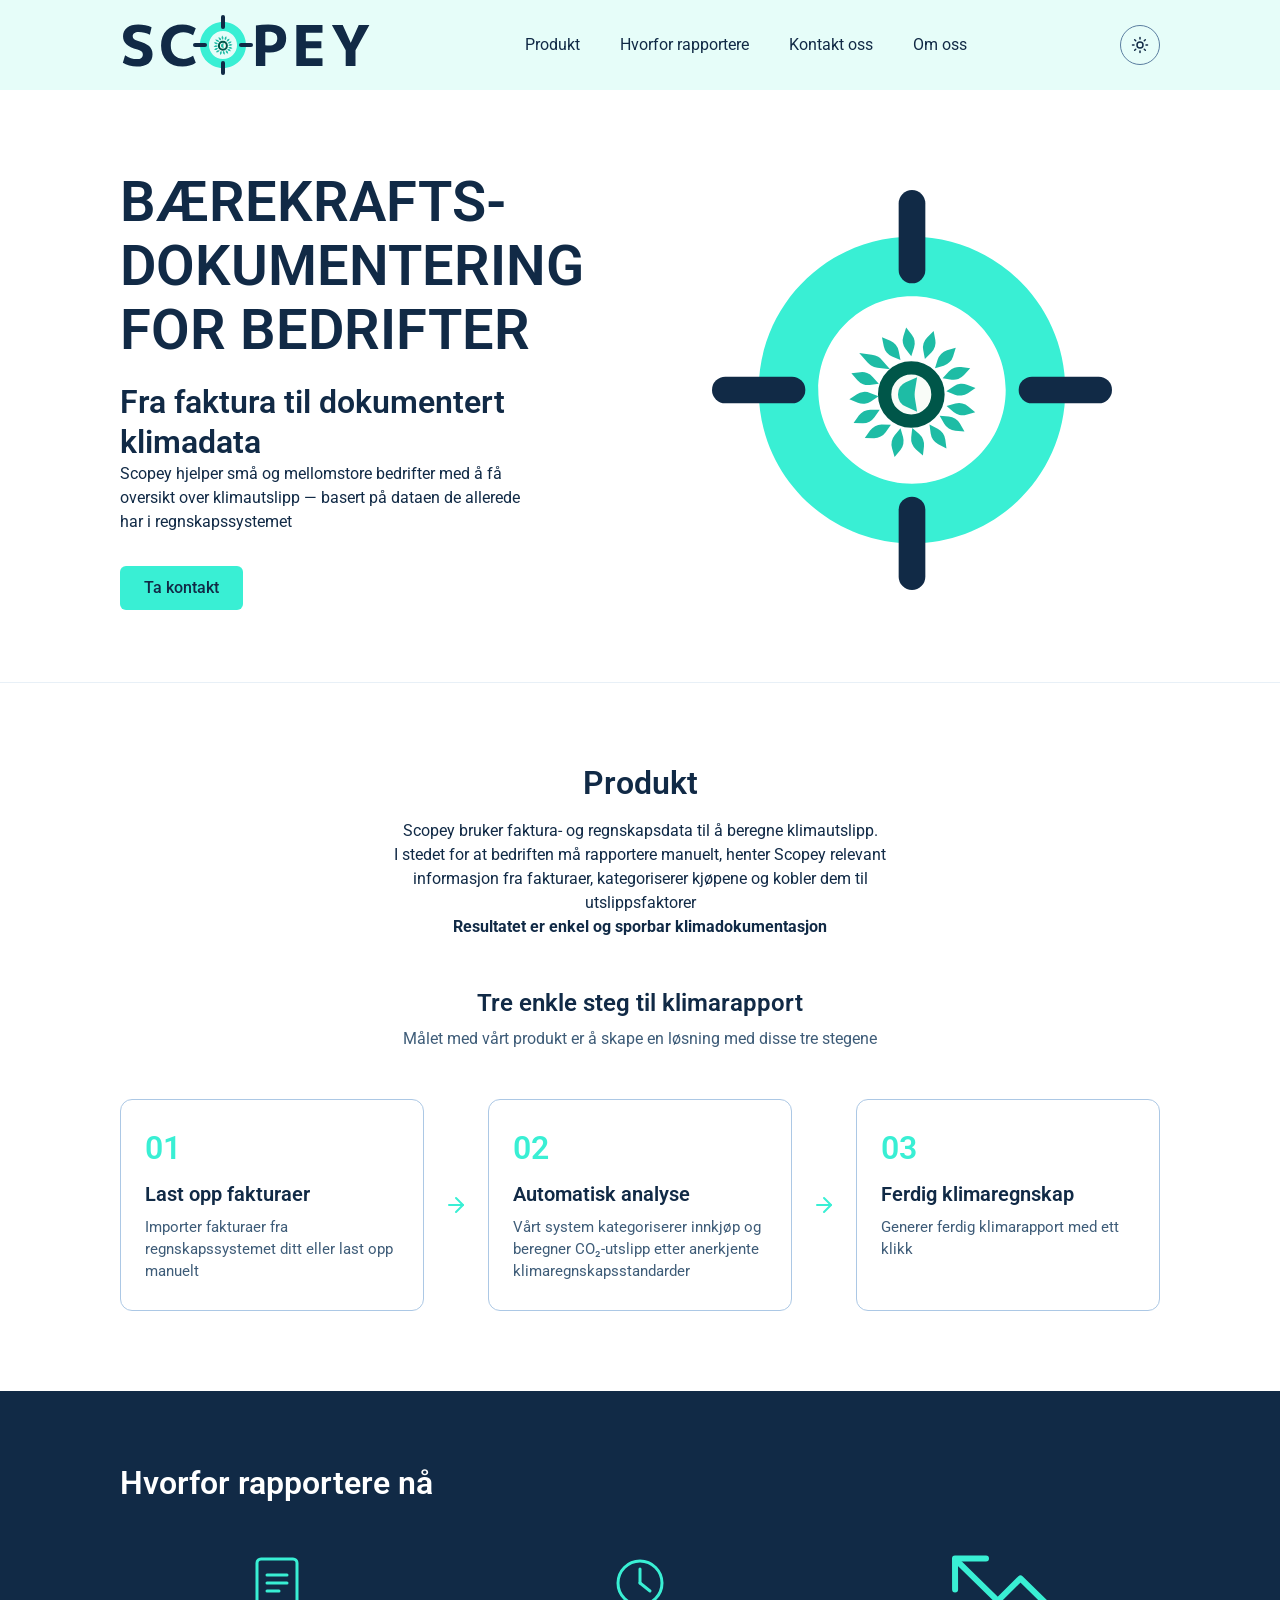
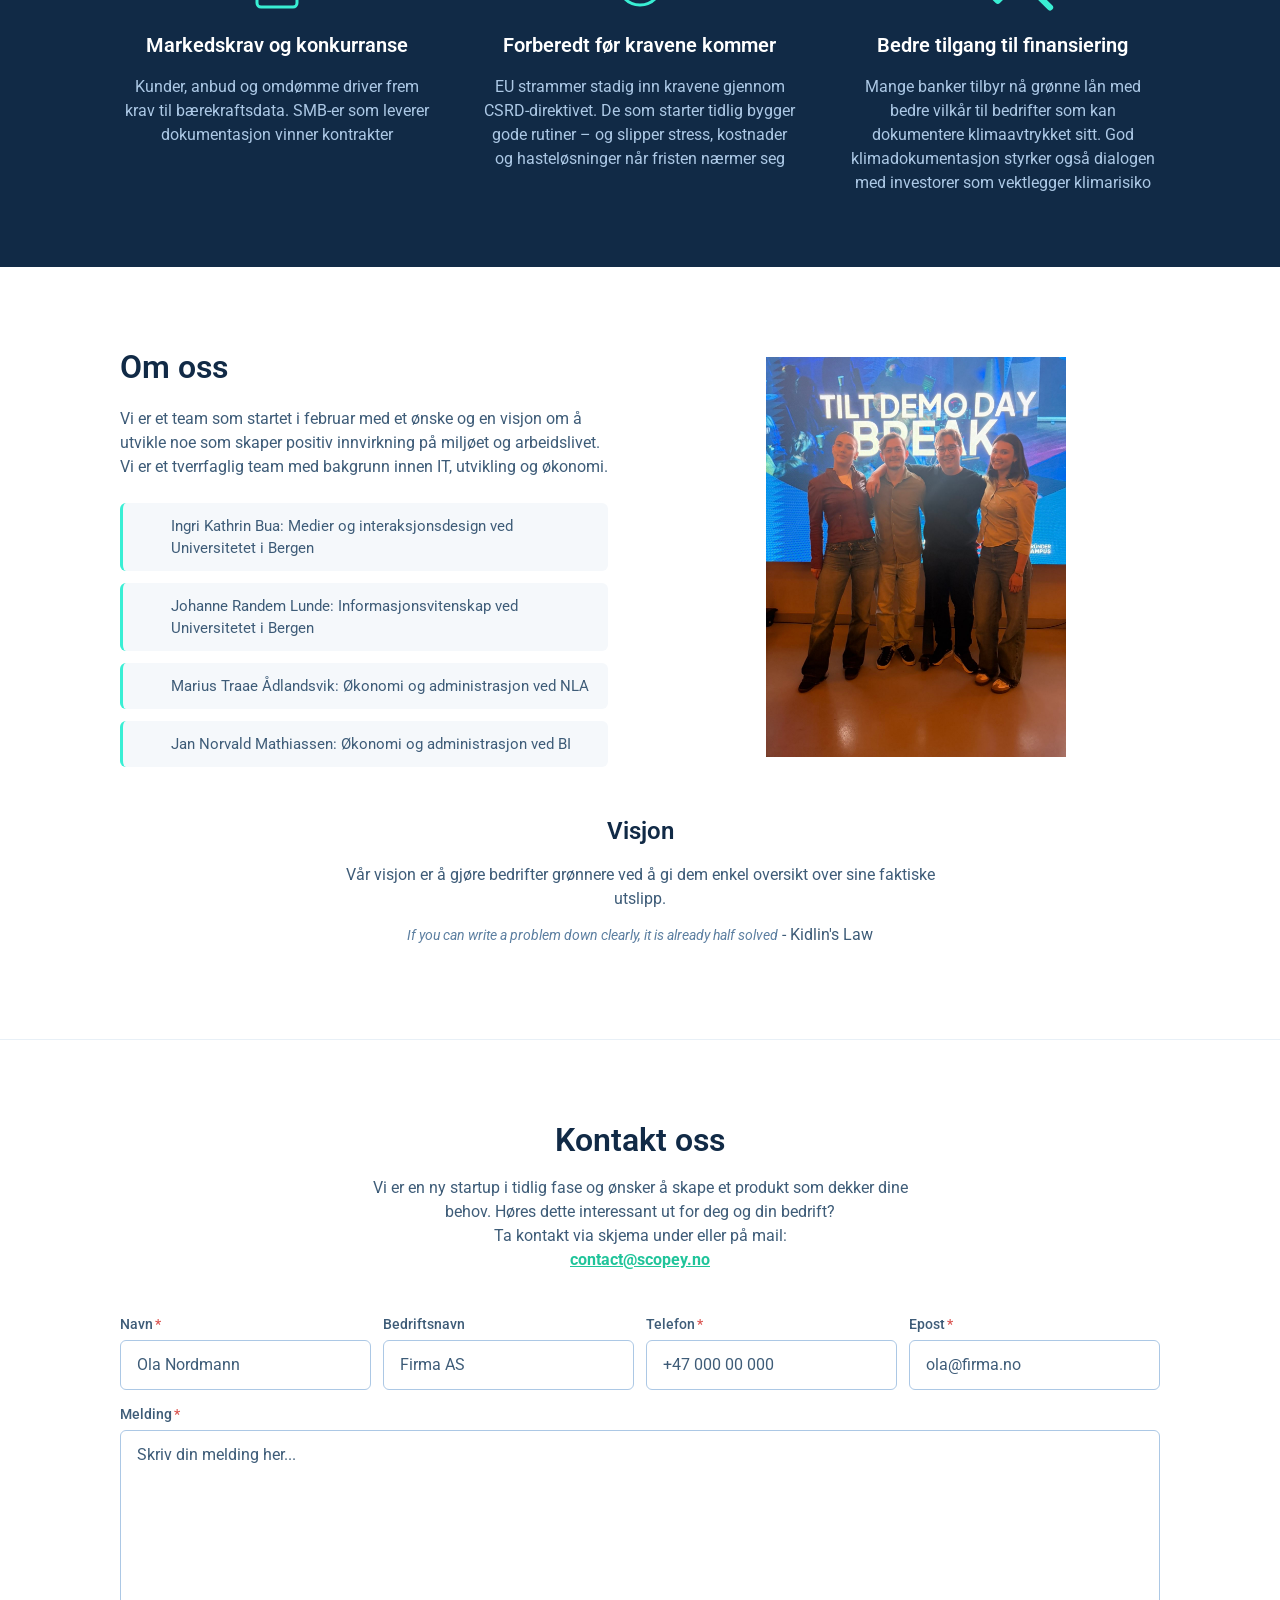
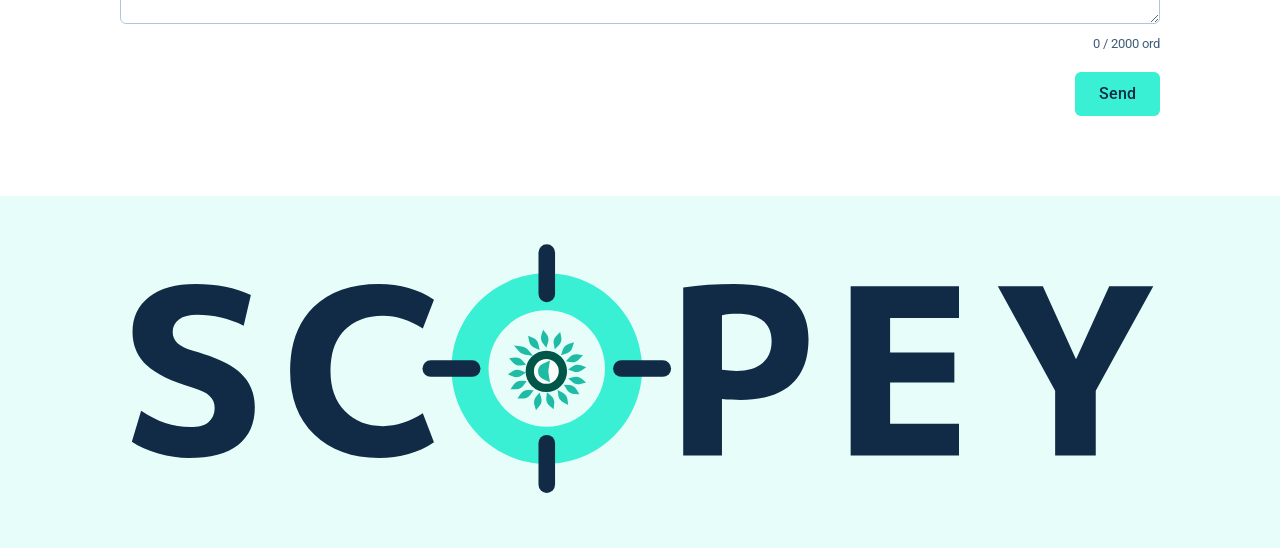
<file: index.html>
<!DOCTYPE html>
<html lang="no">
<head>
  <meta charset="UTF-8" />
  <meta name="viewport" content="width=device-width, initial-scale=1.0" />
  <title>Scopey – Klimadokumentasjon for SMB</title>
  <script>
    (function () {
      try {
        var saved = localStorage.getItem('scopey-theme');
        var theme = saved || (window.matchMedia('(prefers-color-scheme: dark)').matches ? 'dark' : 'light');
        document.documentElement.setAttribute('data-theme', theme);
      } catch (e) {
        // localStorage blokkert (privat modus e.l.) — fall tilbake til lys, ingen krasj.
      }
    })();
  </script>
  <link href="https://fonts.googleapis.com/css2?family=Roboto:wght@400;500;600;700&display=swap" rel="stylesheet" />
  <link rel="stylesheet" href="scopey.css" />
</head>
<body>

  <!-- ═══ NAVBAR ══════════════════════════════════════ -->
  <nav>
    <div class="container nav-inner">
      <a href="#" class="logo">
        <img src="SCOPEY LOGO.svg">
      </a>
      <ul class="nav-links">
        <li><a href="#produkt">Produkt</a></li>
        <li><a href="#why">Hvorfor rapportere</a></li>
        <li><a href="#contact">Kontakt oss</a></li>
        <li><a href="#about">Om oss</a></li>
      </ul>
      <div class="nav-actions">
        <button id="theme-toggle" class="theme-toggle" type="button"
                aria-label="Bytt mellom lys og mørk modus" aria-pressed="false">
          <svg class="icon-sun" width="18" height="18" viewBox="0 0 24 24" fill="none" stroke="currentColor" stroke-width="2" stroke-linecap="round">
            <circle cx="12" cy="12" r="4"/>
            <path d="M12 2v2M12 20v2M4.9 4.9l1.4 1.4M17.7 17.7l1.4 1.4M2 12h2M20 12h2M4.9 19.1l1.4-1.4M17.7 6.3l1.4-1.4"/>
          </svg>
          <svg class="icon-moon" width="18" height="18" viewBox="0 0 24 24" fill="none" stroke="currentColor" stroke-width="2" stroke-linecap="round" stroke-linejoin="round">
            <path d="M21 12.8A9 9 0 1 1 11.2 3a7 7 0 0 0 9.8 9.8Z"/>
          </svg>
        </button>
        <button class="nav-toggle" aria-label="Åpne meny">
          <span></span>
          <span></span>
          <span></span>
        </button>
      </div>
    </div>
  </nav>

  <!-- ═══ HERO ═════════════════════════════════════════ -->
  <section class="hero" id="hero">
    <div class="container">
      <div class="hero-inner">
        <div class="hero-text">
          <h1>BÆREKRAFTS-DOKUMENTERING FOR BEDRIFTER</h1>
          <h2>Fra faktura til dokumentert klimadata</h2>
          <p class="body-text">Scopey hjelper små og mellomstore bedrifter med å få oversikt over klimautslipp — basert på dataen de allerede har i regnskapssystemet</p>
          <a href="#contact" class="btn btn-primary">Ta kontakt</a>
        </div>
        <div class="hero-image">
          <svg xmlns="http://www.w3.org/2000/svg"  viewBox="0 0 60 60" fill="none">
            <path d="M53 30C53 42.7025 42.7025 53 30 53C17.2975 53 7 42.7025 7 30C7 17.2975 17.2975 7 30 7C42.7025 7 53 17.2975 53 30ZM15.9424 30C15.9424 37.7638 22.2362 44.0576 30 44.0576C37.7638 44.0576 44.0576 37.7638 44.0576 30C44.0576 22.2362 37.7638 15.9424 30 15.9424C22.2362 15.9424 15.9424 22.2362 15.9424 30Z" fill="#39EFD4"/>
            <path d="M30 2V12" stroke="#112A46" stroke-width="4" stroke-linecap="round"/>
            <path d="M30 48V58" stroke="#112A46" stroke-width="4" stroke-linecap="round"/>
            <path d="M48 30H58" stroke="#112A46" stroke-width="4" stroke-linecap="round"/>
            <path d="M2 30H12" stroke="#112A46" stroke-width="4" stroke-linecap="round"/>
            <circle cx="29.894" cy="30.672" r="4" fill="#F9FCF8" stroke="#005649" stroke-width="2"/>
            <path d="M29.48 29.7618C29.44 30.0071 29.394 30.3248 29.394 30.672C29.394 31.0187 29.4401 31.336 29.48 31.5812C29.1346 31.4236 28.894 31.0764 28.894 30.672C28.894 30.2675 29.1344 29.9193 29.48 29.7618Z" fill="#F9FCF8" stroke="#1EBCA5" stroke-width="2"/>
            <path d="M23.8843 25.4161C24.1238 25.447 24.3564 25.5223 24.562 25.6447C24.7021 25.7281 24.8139 25.8249 24.9028 25.9269C24.6636 25.896 24.4313 25.8215 24.2261 25.6993C24.0855 25.6156 23.9733 25.5185 23.8843 25.4161Z" fill="#1EBCA5" stroke="#1EBCA5" stroke-width="1.45455"/>
            <path d="M22.3575 28.0511C22.5683 28.0245 22.7891 28.0472 23.0038 28.1277C23.2251 28.2107 23.4145 28.3456 23.5634 28.5146C23.3528 28.5411 23.1327 28.519 22.9183 28.4387C22.6966 28.3557 22.5066 28.2205 22.3575 28.0511Z" fill="#1EBCA5" stroke="#1EBCA5" stroke-width="1.45455"/>
            <path d="M22.1481 31.2316C22.325 31.1139 22.5328 31.0359 22.7609 31.0124C22.9959 30.9882 23.2256 31.0246 23.4342 31.1097C23.2575 31.2272 23.0506 31.3054 22.8228 31.329C22.5873 31.3533 22.357 31.3169 22.1481 31.2316Z" fill="#1EBCA5" stroke="#1EBCA5" stroke-width="1.45455"/>
            <path d="M22.6205 34.2535C22.7427 34.0796 22.908 33.9316 23.112 33.827C23.3223 33.7191 23.5496 33.6698 23.7748 33.6734C23.6527 33.847 23.4883 33.9949 23.2846 34.0995C23.074 34.2076 22.8461 34.2572 22.6205 34.2535Z" fill="#1EBCA5" stroke="#1EBCA5" stroke-width="1.45455"/>
            <path d="M24.3011 36.4945C24.4233 36.3206 24.5887 36.1726 24.7927 36.0679C25.003 35.9601 25.2302 35.9108 25.4555 35.9143C25.3334 36.088 25.169 36.2359 24.9652 36.3405C24.7546 36.4485 24.5268 36.4982 24.3011 36.4945Z" fill="#1EBCA5" stroke="#1EBCA5" stroke-width="1.45455"/>
            <path d="M27.9594 37.2657C27.8238 37.4294 27.7245 37.6278 27.6772 37.8522C27.6285 38.0835 27.6408 38.3157 27.7035 38.5321C27.8388 38.3686 27.9383 38.171 27.9856 37.947C28.0344 37.7153 28.0223 37.4824 27.9594 37.2657Z" fill="#1EBCA5" stroke="#1EBCA5" stroke-width="1.45455"/>
            <path d="M30.6037 37.1625C30.5787 37.3736 30.6031 37.5941 30.6853 37.8082C30.77 38.0288 30.9063 38.2172 31.0765 38.3648C31.1014 38.154 31.0776 37.9341 30.9956 37.7203C30.9109 37.4993 30.7743 37.3103 30.6037 37.1625Z" fill="#1EBCA5" stroke="#1EBCA5" stroke-width="1.45455"/>
            <path d="M33.5228 36.4511C33.5498 36.6619 33.627 36.8699 33.7586 37.0577C33.8943 37.2512 34.0723 37.4008 34.2732 37.5028C34.2462 37.2923 34.1698 37.0847 34.0384 36.8971C33.9025 36.7033 33.7241 36.5531 33.5228 36.4511Z" fill="#1EBCA5" stroke="#1EBCA5" stroke-width="1.45455"/>
            <path d="M35.4613 34.7023C35.567 34.8867 35.7181 35.0492 35.9117 35.1722C36.1112 35.2988 36.3329 35.3688 36.5576 35.3859C36.4519 35.2018 36.3017 35.0394 36.1085 34.9166C35.9087 34.7896 35.6863 34.7193 35.4613 34.7023Z" fill="#1EBCA5" stroke="#1EBCA5" stroke-width="1.45455"/>
            <path d="M36.7034 32.7393C36.8652 32.877 37.0624 32.9789 37.2861 33.0292C37.5167 33.0809 37.749 33.0717 37.9662 33.0119C37.8045 32.8744 37.6083 32.7723 37.3849 32.7221C37.1539 32.6702 36.9209 32.6792 36.7034 32.7393Z" fill="#1EBCA5" stroke="#1EBCA5" stroke-width="1.45455"/>
            <path d="M36.6943 30.0216C36.892 30.0996 37.1115 30.1321 37.3395 30.1072C37.5744 30.0814 37.7913 29.9975 37.9774 29.8706C37.7799 29.7928 37.5611 29.7598 37.3335 29.7846C37.0982 29.8104 36.8806 29.8944 36.6943 30.0216Z" fill="#1EBCA5" stroke="#1EBCA5" stroke-width="1.45455"/>
            <path d="M36.053 27.7256C36.2634 27.7553 36.4845 27.7359 36.7004 27.6585C36.9228 27.5788 37.1142 27.4467 37.2656 27.2799C37.0554 27.2503 36.835 27.2691 36.6194 27.3463C36.3966 27.4261 36.2046 27.5584 36.053 27.7256Z" fill="#1EBCA5" stroke="#1EBCA5" stroke-width="1.45455"/>
            <path d="M26.4763 23.2987C26.6722 23.381 26.852 23.5111 26.9977 23.6881C27.1479 23.8706 27.2444 24.0822 27.2889 24.303C27.0933 24.2207 26.9137 24.0915 26.7682 23.9148C26.6177 23.732 26.5207 23.5199 26.4763 23.2987Z" fill="#1EBCA5" stroke="#1EBCA5" stroke-width="1.45455"/>
            <path d="M29.3984 22.1427C29.5294 22.31 29.6231 22.5112 29.6641 22.7368C29.7064 22.9693 29.6876 23.2011 29.6189 23.4156C29.4882 23.2484 29.3943 23.0482 29.3533 22.8229C29.3109 22.59 29.3295 22.3575 29.3984 22.1427Z" fill="#1EBCA5" stroke="#1EBCA5" stroke-width="1.45455"/>
            <path d="M32.786 22.6277C32.8255 22.8366 32.8163 23.0583 32.7491 23.2775C32.6798 23.5035 32.5567 23.7007 32.3971 23.8597C32.3577 23.6511 32.3663 23.4301 32.4334 23.2112C32.5028 22.9848 32.6261 22.7869 32.786 22.6277Z" fill="#1EBCA5" stroke="#1EBCA5" stroke-width="1.45455"/>
            <path d="M35.4661 24.7474C35.4037 24.9506 35.2922 25.1424 35.1305 25.305C34.9638 25.4726 34.763 25.5897 34.5476 25.656C34.6101 25.4531 34.7207 25.2616 34.8822 25.0992C35.0491 24.9313 35.2504 24.8136 35.4661 24.7474Z" fill="#1EBCA5" stroke="#1EBCA5" stroke-width="1.45455"/>
          </svg>
        </div>
      </div>
    </div>
  </section>

  <div class="section-divider"></div>

  <!-- ═══ PRODUCT ══════════════════════════════════════ -->
  <section class="section-product" id="produkt">
    <div class="container">
      <h2>Produkt</h2>
      <p class="body-text">Scopey bruker faktura- og regnskapsdata til å beregne klimautslipp.

<br>I stedet for at bedriften må rapportere manuelt, henter Scopey relevant informasjon fra fakturaer, kategoriserer kjøpene og kobler dem til utslippsfaktorer

<br><strong>Resultatet er enkel og sporbar klimadokumentasjon</strong></p>

      <h3 class="steps-header">Tre enkle steg til klimarapport</h3>
      <p class="body-text steps-subheader">Målet med vårt produkt er å skape en løsning med disse tre stegene</p>

      <div class="steps-grid">

        <div class="step-card">
          <div class="step-number">01</div>
          <h3>Last opp fakturaer</h3>
          <p>Importer fakturaer fra regnskapssystemet ditt eller last opp manuelt</p>
        </div>

        <div class="step-arrow">
          <svg width="24" height="24" viewBox="0 0 24 24" fill="none" stroke="currentColor" stroke-width="2" stroke-linecap="round" stroke-linejoin="round">
            <line x1="5" y1="12" x2="19" y2="12"/>
            <polyline points="12 5 19 12 12 19"/>
          </svg>
        </div>

        <div class="step-card">
          <div class="step-number">02</div>
          <h3>Automatisk analyse</h3>
          <p>Vårt system kategoriserer innkjøp og beregner CO₂-utslipp etter anerkjente klimaregnskapsstandarder</p>
        </div>

        <div class="step-arrow">
          <svg width="24" height="24" viewBox="0 0 24 24" fill="none" stroke="currentColor" stroke-width="2" stroke-linecap="round" stroke-linejoin="round">
            <line x1="5" y1="12" x2="19" y2="12"/>
            <polyline points="12 5 19 12 12 19"/>
          </svg>
        </div>

        <div class="step-card">
          <div class="step-number">03</div>
          <h3>Ferdig klimaregnskap</h3>
          <p>Generer ferdig klimarapport med ett klikk</p>
        </div>

      </div>
    </div>
  </section>

  <!-- ═══ WHY SECTION ══════════════════════════════════ -->
  <section class="section-why" id="why">
    <div class="container">
      <h2>Hvorfor rapportere nå</h2>
      <div class="why-grid">

        <div class="why-item">
          <svg class="why-icon" width="64" height="64" viewBox="0 0 64 64" fill="none" stroke="#39EFD4" stroke-width="3" stroke-linecap="round" stroke-linejoin="round">
            <rect x="12" y="8" width="40" height="48" rx="4"/>
            <line x1="22" y1="24" x2="42" y2="24"/>
            <line x1="22" y1="32" x2="42" y2="32"/>
            <line x1="22" y1="40" x2="34" y2="40"/>
          </svg>
          <h3>Markedskrav og konkurranse</h3>
          <p>Kunder, anbud og omdømme driver frem krav til bærekraftsdata. 
            SMB-er som leverer dokumentasjon vinner kontrakter</p>
        </div>

        <div class="why-item">
          <svg class="why-icon" width="64" height="64" viewBox="0 0 64 64" fill="none" stroke="#39EFD4" stroke-width="3" stroke-linecap="round" stroke-linejoin="round">
            <circle cx="32" cy="32" r="22"/>
            <line x1="32" y1="18" x2="32" y2="32"/>
            <line x1="32" y1="32" x2="42" y2="40"/>
          </svg>
          <h3>Forberedt før kravene kommer</h3>
          <p>EU strammer stadig inn kravene gjennom CSRD-direktivet. 
            De som starter tidlig bygger gode rutiner – og slipper stress, 
            kostnader og hasteløsninger når fristen nærmer seg</p>
        </div>

        <div class="why-item">
          <svg xmlns="http://www.w3.org/2000/svg" width="102" height="64" viewBox="0 0 102 55" fill="none">
            <path d="M6.99995 7.26519L45.7862 45.4024L68.4706 22.8362L98.1306 52" stroke="#39EFD4" stroke-width="6" stroke-linecap="round" stroke-linejoin="round"/>
            <path d="M33.9998 3.00013L2.99994 3.09041L3.09022 34.0903" stroke="#39EFD4" stroke-width="6" stroke-linecap="round" stroke-linejoin="round"/>
          </svg>
          <h3>Bedre tilgang til finansiering</h3>
          <p>Mange banker tilbyr nå grønne lån med bedre vilkår til bedrifter som kan 
            dokumentere klimaavtrykket sitt. God klimadokumentasjon styrker også dialogen med 
            investorer som vektlegger klimarisiko</p>
        </div>

      </div>
    </div>
  </section>

  <!-- ═══ ABOUT ═════════════════════════════════════════ -->
  <section class="section-about" id="about">
    <div class="container">
      <div class="about-inner">
        <div class="about-text">
          <h2>Om oss</h2>
          <p class="body-text">Vi er et team som startet i februar med et ønske og en visjon om å utvikle noe som skaper positiv innvirkning på miljøet og arbeidslivet. Vi er et tverrfaglig team med bakgrunn innen IT, utvikling og økonomi.</p>
            <ul> 
              <li>Ingri Kathrin Bua: Medier og interaksjonsdesign ved Universitetet i Bergen</li>
              <li>Johanne Randem Lunde: Informasjonsvitenskap ved Universitetet i Bergen</li>
              <li>Marius Traae Ådlandsvik: Økonomi og administrasjon ved NLA</li> 
              <li>Jan Norvald Mathiassen: Økonomi og administrasjon ved BI</li>
            </ul>
        </div>
              
        <div class="us-img"><img class="img-about-us" src="IMG_9041.JPG" alt="Fotografi av alle fire i Scopey teamet"></div>
      </div>
    </div>

    <div class="vision-center">
      <h3>Visjon</h3>
      <p class="body-text"> Vår visjon er å gjøre bedrifter grønnere ved å gi dem enkel oversikt over sine faktiske utslipp.</p> 
      <p> <em>If you can write a problem down clearly, it is already half solved</em> - Kidlin's Law </p>
    </div>
  </section>

  <div class="section-divider"></div>

  <!-- ═══ CONTACT ═══════════════════════════════════════ -->
  <section class="section-contact" id="contact">
    <div class="container">
      <h2>Kontakt oss</h2>
      <p class="body-text">Vi er en ny startup i tidlig fase og ønsker å skape et produkt som dekker dine behov. Høres dette interessant ut for deg og din bedrift? 
        <br>Ta kontakt via skjema under eller på mail:</br>
        <a href="mailto:contact@scopey.no" class="email-link"><strong>contact@scopey.no</strong></a>
      </p>

      <!-- Suksessmelding -->
      <div id="form-success" class="msg-success">
        <p>✓ Melding sendt!</p>
        <p>Takk for din henvendelse. Vi tar kontakt så snart som mulig.</p>
      </div>

      <!-- Feilmelding -->
      <div id="form-error" class="msg-error">
        <p>Noe gikk galt. Prøv igjen eller send e-post direkte.</p>
      </div>

      <form id="contact-form" class="contact-form" novalidate>
        <div class="form-row-4">

          <div class="form-group">
            <label class="form-label" for="f-navn">Navn<span class="required">*</span></label>
            <input id="f-navn" class="form-field" type="text" name="navn" placeholder="Ola Nordmann" />
            <span class="field-error" id="err-navn">Vennligst fyll inn navn.</span>
          </div>

          <div class="form-group">
            <label class="form-label" for="f-bedrift">Bedriftsnavn</label>
            <input id="f-bedrift" class="form-field" type="text" name="bedriftsnavn" placeholder="Firma AS" />
          </div>

          <div class="form-group">
            <label class="form-label" for="f-telefon">Telefon<span class="required">*</span></label>
            <input id="f-telefon" class="form-field" type="tel" name="telefon" placeholder="+47 000 00 000" />
            <span class="field-error" id="err-telefon">Vennligst fyll inn gyldig telefonnummer.</span>
          </div>

          <div class="form-group">
            <label class="form-label" for="f-epost">Epost<span class="required">*</span></label>
            <input id="f-epost" class="form-field" type="email" name="epost" placeholder="ola@firma.no" />
            <span class="field-error" id="err-epost">Vennligst fyll inn en gyldig e-postadresse.</span>
          </div>

        </div>

        <div class="form-group" style="margin-bottom: 16px;">
          <label class="form-label" for="f-melding">Melding<span class="required">*</span></label>
          <textarea id="f-melding" class="form-field" name="melding" placeholder="Skriv din melding her..." rows="7"></textarea>
          <div style="display: flex; justify-content: space-between; align-items: center;">
            <span class="field-error" id="err-melding">Vennligst skriv en melding (maks 2000 ord).</span>
            <span style="flex:1"></span>
            <span class="word-counter" id="word-counter">0 / 2000 ord</span>
          </div>
        </div>

        <div class="form-submit">
          <button id="submit-btn" type="submit" class="btn btn-primary">Send</button>
        </div>
      </form>
    </div>
  </section>

  <!-- ═══ FOOTER ════════════════════════════════════════ -->
  <footer>
    <div class="container">
      <svg xmlns="http://www.w3.org/2000/svg" viewBox="0 0 251 64" fill="none">
        <path d="M29.848 21.6401C26.3013 19.8854 22.568 19.0081 18.648 19.0081C16.7067 19.0081 15.232 19.3814 14.224 20.1281C13.216 20.8748 12.712 21.8828 12.712 23.1521C12.712 25.2428 14.28 26.7361 17.416 27.6321C22.9787 29.1628 26.88 30.9921 29.12 33.1201C31.3973 35.2481 32.536 37.9921 32.536 41.3521C32.536 45.3094 31.192 48.3334 28.504 50.4241C25.816 52.5148 21.84 53.5601 16.576 53.5601C14.224 53.5601 11.7787 53.2054 9.23996 52.4961C6.70129 51.7494 4.57329 50.7974 2.85596 49.6401L5.09596 42.1921C8.90396 44.8054 12.8613 46.1121 16.968 46.1121C18.9093 46.1121 20.3653 45.7201 21.336 44.9361C22.344 44.1148 22.848 42.9761 22.848 41.5201C22.848 40.3254 22.4373 39.3548 21.616 38.6081C20.832 37.8614 19.432 37.1894 17.416 36.5921C12.3013 35.0988 8.62396 33.2881 6.38396 31.1601C4.14396 28.9948 3.02396 26.3254 3.02396 23.1521C3.02396 19.6054 4.34929 16.7868 6.99996 14.6961C9.68796 12.6054 13.44 11.5601 18.256 11.5601C23.3707 11.5601 27.8133 12.4561 31.584 14.2481L29.848 21.6401ZM63.4519 19.2321C59.5319 19.2321 56.4333 20.4081 54.1559 22.7601C51.9159 25.1121 50.7959 28.3788 50.7959 32.5601C50.7959 36.6668 51.9719 39.9148 54.3239 42.3041C56.6759 44.6934 59.7186 45.8881 63.4519 45.8881C66.6999 45.8881 69.9106 44.8614 73.0839 42.8081L75.7719 49.7521C72.0386 52.2908 67.6146 53.5601 62.4999 53.5601C56.0039 53.5601 50.7959 51.6748 46.8759 47.9041C42.9933 44.1334 41.0519 39.0188 41.0519 32.5601C41.0519 26.0268 42.9373 20.8934 46.7079 17.1601C50.5159 13.4268 55.7799 11.5601 62.4999 11.5601C67.6146 11.5601 72.0386 12.8294 75.7719 15.3681L73.0839 22.3121C69.9106 20.2588 66.6999 19.2321 63.4519 19.2321ZM135.93 12.4001C139.813 11.8401 143.92 11.5601 148.25 11.5601C160.197 11.5601 166.17 16.0028 166.17 24.8881C166.17 29.7041 164.77 33.3628 161.97 35.8641C159.208 38.3281 155.138 39.5601 149.762 39.5601C148.418 39.5601 146.925 39.4854 145.282 39.3361V53.0001H135.93V12.4001ZM145.282 32.2801C146.477 32.4668 147.653 32.5601 148.81 32.5601C151.498 32.5601 153.57 31.9441 155.026 30.7121C156.52 29.4428 157.266 27.6881 157.266 25.4481C157.266 21.0054 154.448 18.7841 148.81 18.7841C147.578 18.7841 146.402 18.8961 145.282 19.1201V32.2801ZM185.86 19.7921V28.1361H201.372V35.3601H185.86V45.3281H202.492V53.0001H176.34V12.1201H202.492V19.7921H185.86ZM222.729 12.1201L230.681 29.6481H230.793L238.745 12.1201H249.385L235.497 37.3201V53.0001H225.697V37.3201L211.865 12.1201H222.729Z" fill="#112A46"/>
        <path d="M126 32C126 44.7025 115.703 55 103 55C90.2975 55 80 44.7025 80 32C80 19.2975 90.2975 9 103 9C115.703 9 126 19.2975 126 32ZM88.9424 32C88.9424 39.7638 95.2362 46.0576 103 46.0576C110.764 46.0576 117.058 39.7638 117.058 32C117.058 24.2362 110.764 17.9424 103 17.9424C95.2362 17.9424 88.9424 24.2362 88.9424 32Z" fill="#39EFD4"/>
        <path d="M103 4V14" stroke="#112A46" stroke-width="4" stroke-linecap="round"/>
        <path d="M103 50V60" stroke="#112A46" stroke-width="4" stroke-linecap="round"/>
        <path d="M121 32H131" stroke="#112A46" stroke-width="4" stroke-linecap="round"/>
        <path d="M75 32H85" stroke="#112A46" stroke-width="4" stroke-linecap="round"/>
        <path d="M102.894 36.672C105.103 36.672 106.894 34.8811 106.894 32.672C106.894 30.4629 105.103 28.672 102.894 28.672C100.685 28.672 98.894 30.4629 98.894 32.672C98.894 34.8811 100.685 36.672 102.894 36.672Z" fill="#F9FCF8" stroke="#005649" stroke-width="2"/>
        <path d="M102.48 31.7618C102.44 32.0071 102.394 32.3248 102.394 32.672C102.394 33.0187 102.44 33.336 102.48 33.5812C102.135 33.4236 101.894 33.0764 101.894 32.672C101.894 32.2675 102.134 31.9193 102.48 31.7618Z" fill="#F9FCF8" stroke="#1EBCA5" stroke-width="2"/>
        <path d="M96.8843 27.4161C97.1238 27.447 97.3564 27.5223 97.562 27.6447C97.7021 27.7281 97.8139 27.8249 97.9028 27.9269C97.6636 27.896 97.4313 27.8215 97.2261 27.6993C97.0855 27.6156 96.9733 27.5185 96.8843 27.4161Z" fill="#1EBCA5" stroke="#1EBCA5" stroke-width="1.45455"/>
        <path d="M95.3577 30.0512C95.5686 30.0245 95.7893 30.0472 96.004 30.1277C96.2253 30.2107 96.4147 30.3456 96.5637 30.5146C96.3531 30.5411 96.133 30.5191 95.9185 30.4388C95.6969 30.3557 95.5068 30.2205 95.3577 30.0512Z" fill="#1EBCA5" stroke="#1EBCA5" stroke-width="1.45455"/>
        <path d="M95.1482 33.2316C95.3251 33.1138 95.5329 33.0359 95.761 33.0124C95.996 32.9881 96.2257 33.0246 96.4343 33.1096C96.2576 33.2271 96.0507 33.3054 95.8229 33.3289C95.5874 33.3532 95.3571 33.3168 95.1482 33.2316Z" fill="#1EBCA5" stroke="#1EBCA5" stroke-width="1.45455"/>
        <path d="M95.6206 36.2535C95.7428 36.0796 95.9081 35.9317 96.1122 35.827C96.3225 35.7191 96.5497 35.6699 96.775 35.6734C96.6528 35.847 96.4884 35.995 96.2847 36.0995C96.0741 36.2076 95.8462 36.2572 95.6206 36.2535Z" fill="#1EBCA5" stroke="#1EBCA5" stroke-width="1.45455"/>
        <path d="M97.3015 38.4945C97.4237 38.3206 97.589 38.1727 97.7931 38.068C98.0033 37.9601 98.2306 37.9109 98.4558 37.9144C98.3337 38.088 98.1693 38.236 97.9656 38.3405C97.755 38.4486 97.5271 38.4982 97.3015 38.4945Z" fill="#1EBCA5" stroke="#1EBCA5" stroke-width="1.45455"/>
        <path d="M100.96 39.2657C100.824 39.4293 100.725 39.6278 100.677 39.8522C100.629 40.0834 100.641 40.3156 100.704 40.532C100.839 40.3685 100.939 40.1709 100.986 39.9469C101.035 39.7153 101.023 39.4824 100.96 39.2657Z" fill="#1EBCA5" stroke="#1EBCA5" stroke-width="1.45455"/>
        <path d="M103.603 39.1625C103.578 39.3736 103.603 39.5941 103.685 39.8082C103.77 40.0289 103.906 40.2172 104.076 40.3649C104.101 40.1541 104.077 39.9342 103.995 39.7203C103.911 39.4993 103.774 39.3103 103.603 39.1625Z" fill="#1EBCA5" stroke="#1EBCA5" stroke-width="1.45455"/>
        <path d="M106.523 38.451C106.55 38.6618 106.627 38.8699 106.758 39.0577C106.894 39.2512 107.072 39.4008 107.273 39.5028C107.246 39.2922 107.17 39.0846 107.038 38.897C106.902 38.7032 106.724 38.553 106.523 38.451Z" fill="#1EBCA5" stroke="#1EBCA5" stroke-width="1.45455"/>
        <path d="M108.461 36.7023C108.567 36.8867 108.718 37.0492 108.912 37.1722C109.111 37.2988 109.333 37.3688 109.558 37.3859C109.452 37.2018 109.302 37.0394 109.109 36.9166C108.909 36.7896 108.686 36.7193 108.461 36.7023Z" fill="#1EBCA5" stroke="#1EBCA5" stroke-width="1.45455"/>
        <path d="M109.703 34.7393C109.865 34.877 110.062 34.9789 110.286 35.0292C110.517 35.0809 110.749 35.0717 110.966 35.0119C110.805 34.8744 110.608 34.7723 110.385 34.7221C110.154 34.6702 109.921 34.6792 109.703 34.7393Z" fill="#1EBCA5" stroke="#1EBCA5" stroke-width="1.45455"/>
        <path d="M109.694 32.0216C109.892 32.0996 110.112 32.1321 110.339 32.1072C110.574 32.0814 110.791 31.9975 110.977 31.8706C110.78 31.7928 110.561 31.7598 110.334 31.7846C110.098 31.8104 109.881 31.8944 109.694 32.0216Z" fill="#1EBCA5" stroke="#1EBCA5" stroke-width="1.45455"/>
        <path d="M109.053 29.7256C109.263 29.7554 109.484 29.7359 109.7 29.6586C109.923 29.5788 110.114 29.4467 110.265 29.2799C110.055 29.2503 109.835 29.2691 109.619 29.3463C109.396 29.4261 109.204 29.5585 109.053 29.7256Z" fill="#1EBCA5" stroke="#1EBCA5" stroke-width="1.45455"/>
        <path d="M99.4761 25.2987C99.6721 25.381 99.8519 25.5111 99.9976 25.6881C100.148 25.8706 100.244 26.0822 100.289 26.303C100.093 26.2207 99.9136 26.0915 99.768 25.9148C99.6176 25.732 99.5206 25.5199 99.4761 25.2987Z" fill="#1EBCA5" stroke="#1EBCA5" stroke-width="1.45455"/>
        <path d="M102.398 24.1427C102.529 24.31 102.623 24.5112 102.664 24.7368C102.706 24.9693 102.688 25.2011 102.619 25.4156C102.488 25.2484 102.394 25.0482 102.353 24.8229C102.311 24.59 102.329 24.3575 102.398 24.1427Z" fill="#1EBCA5" stroke="#1EBCA5" stroke-width="1.45455"/>
        <path d="M105.786 24.6277C105.826 24.8365 105.816 25.0582 105.749 25.2775C105.68 25.5034 105.557 25.7006 105.397 25.8597C105.358 25.6511 105.366 25.4301 105.434 25.2111C105.503 24.9848 105.626 24.7868 105.786 24.6277Z" fill="#1EBCA5" stroke="#1EBCA5" stroke-width="1.45455"/>
        <path d="M108.466 26.7476C108.403 26.9507 108.292 27.1426 108.13 27.3052C107.964 27.4728 107.763 27.5899 107.547 27.6561C107.61 27.4533 107.72 27.2617 107.882 27.0993C108.049 26.9314 108.25 26.8138 108.466 26.7476Z" fill="#1EBCA5" stroke="#1EBCA5" stroke-width="1.45455"/>
    </svg>
    </div>
  </footer>

  <script src="scopey.js"></script>
</body>
</html>
</file>
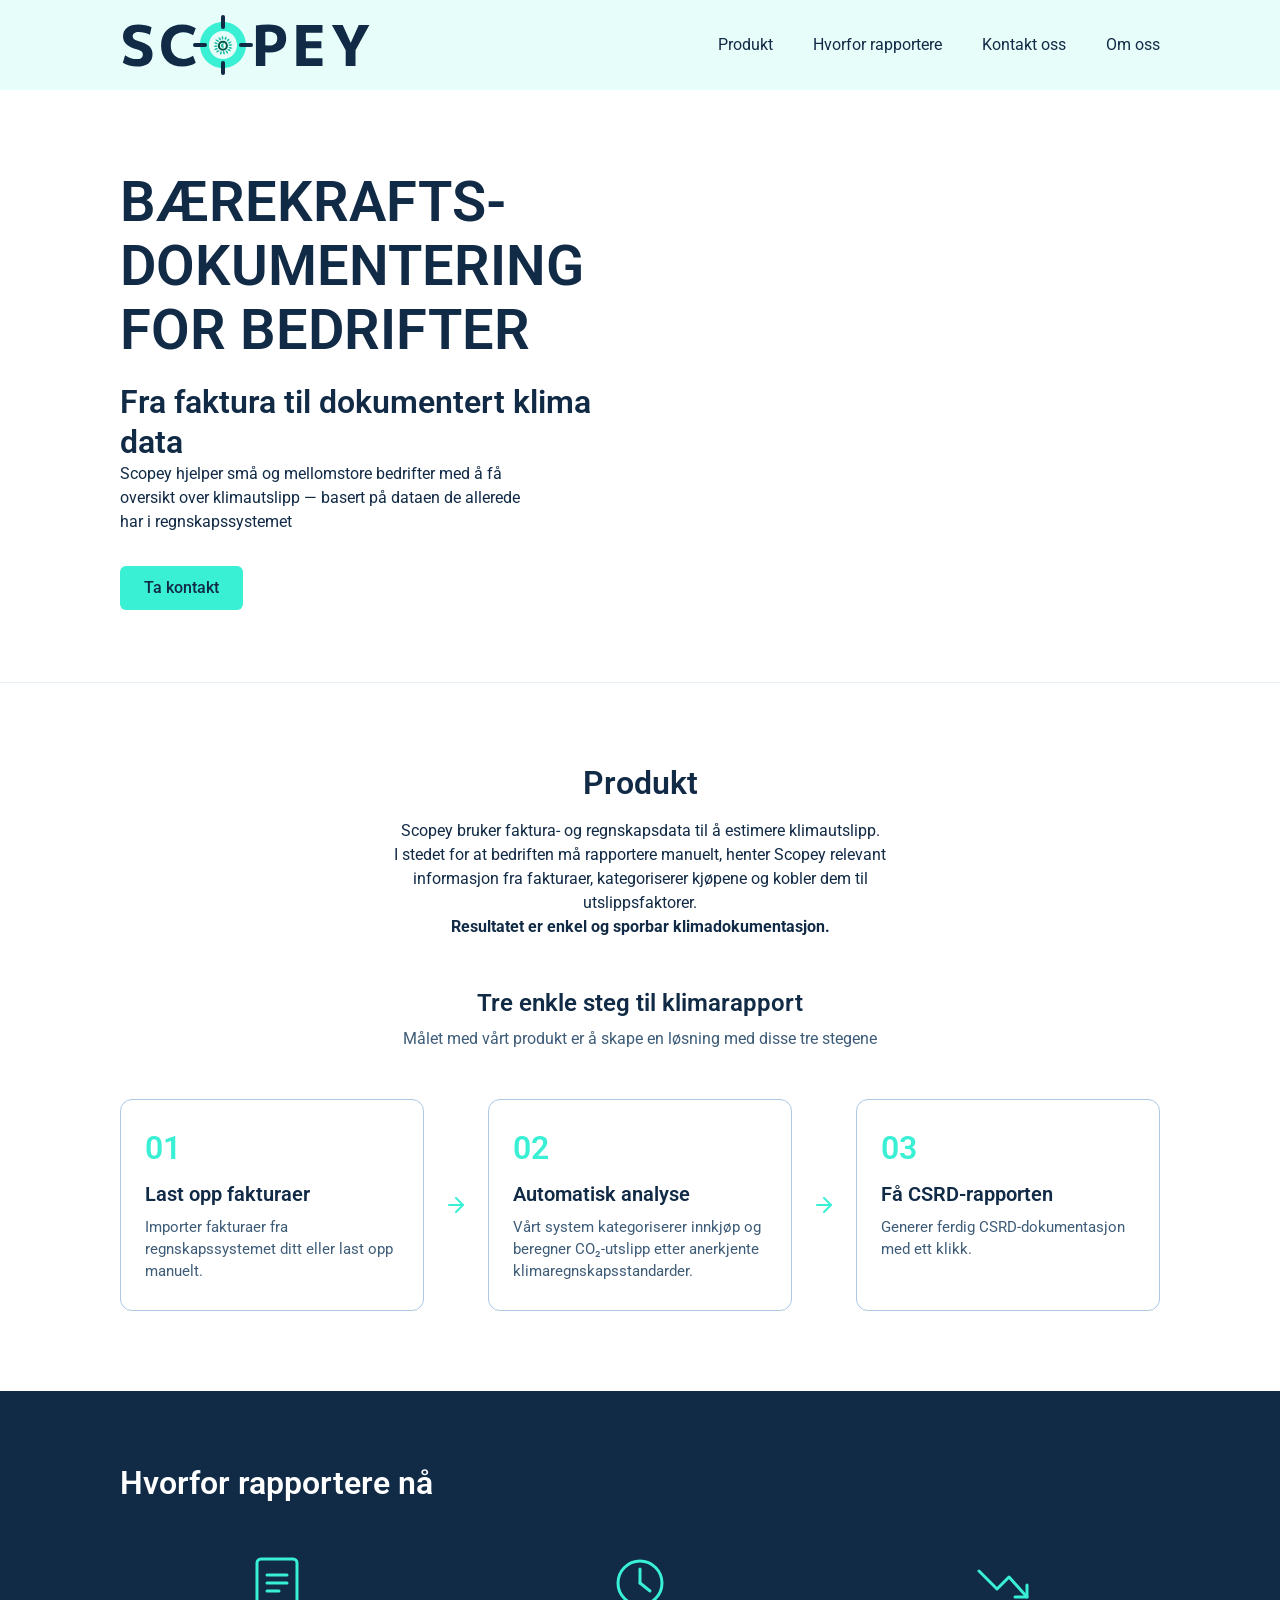
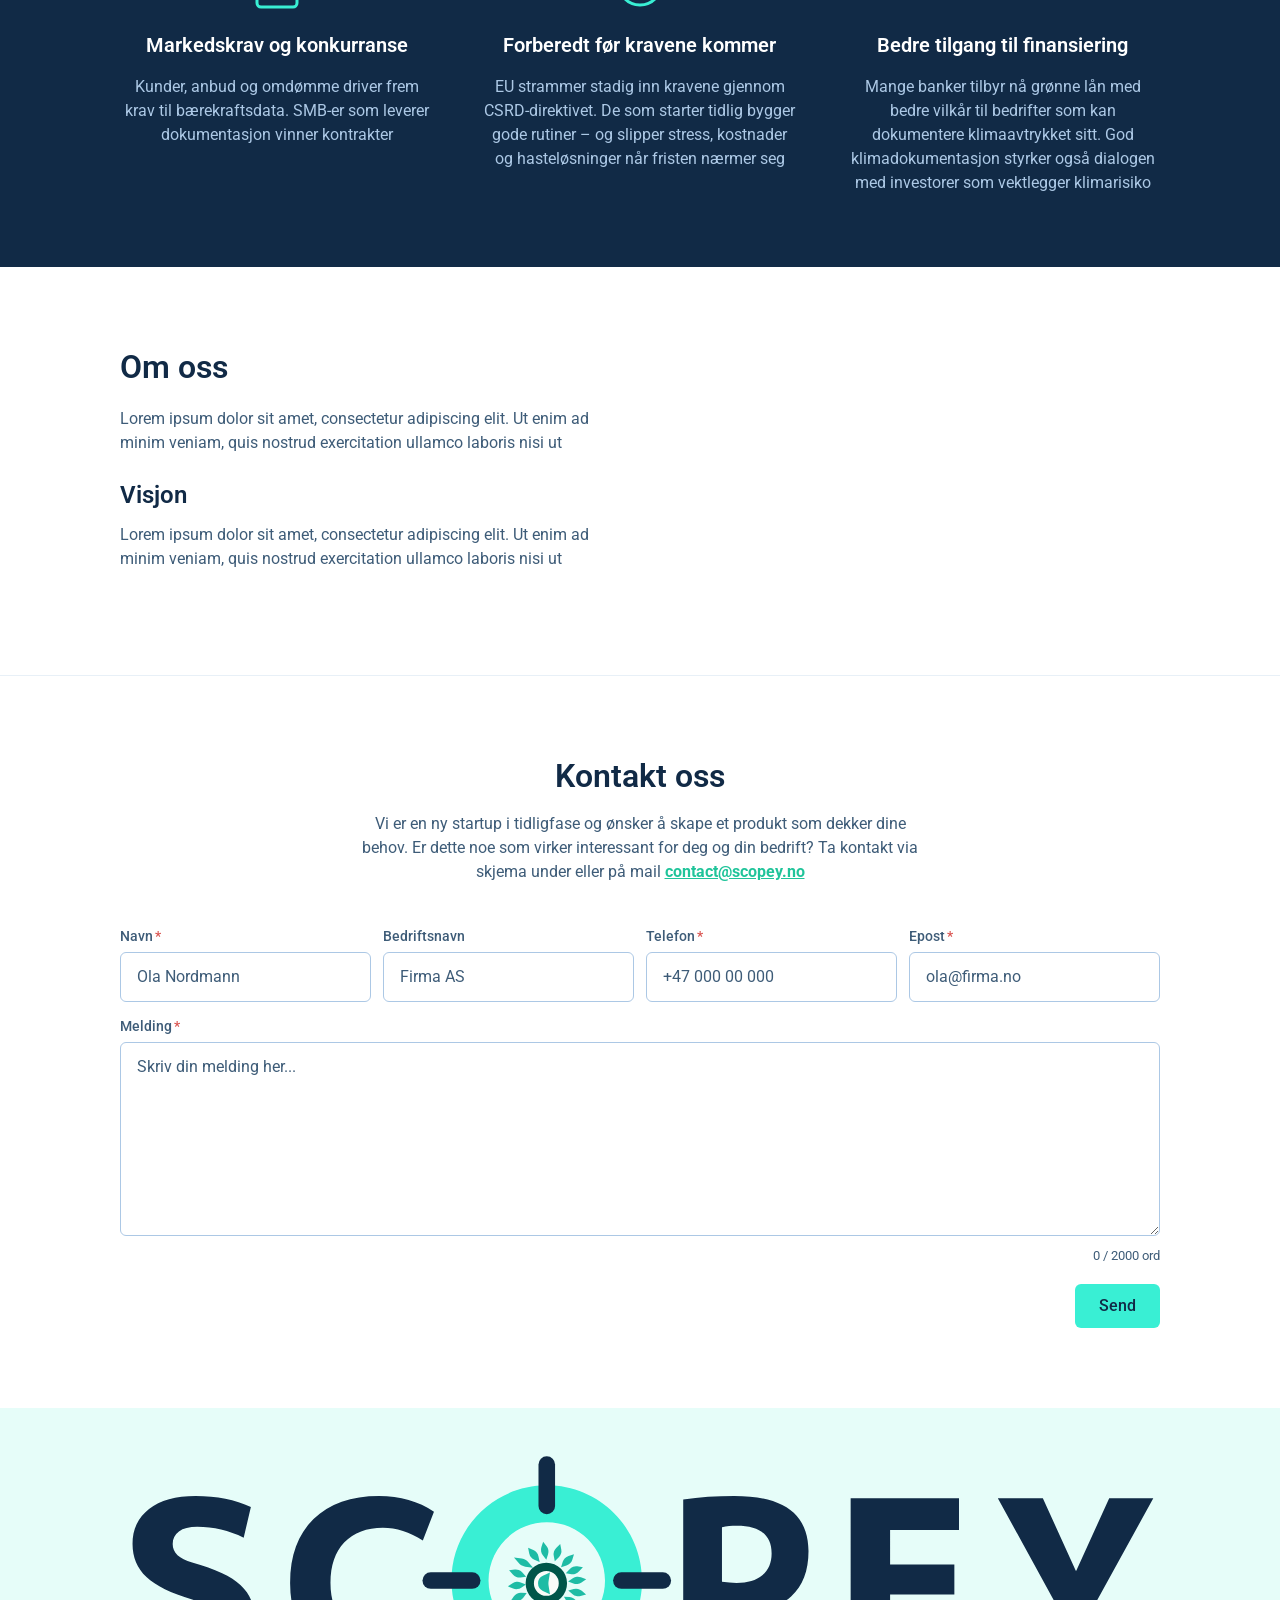
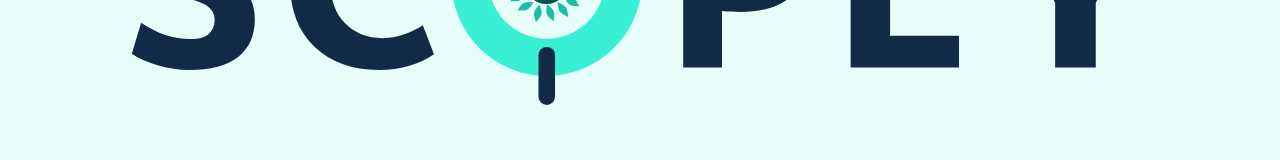
<file: scopey.html>
<!DOCTYPE html>
<html lang="no">
<head>
  <meta charset="UTF-8" />
  <meta name="viewport" content="width=device-width, initial-scale=1.0" />
  <title>Scopey – Klimadokumentasjon for SMB</title>
  <link href="https://fonts.googleapis.com/css2?family=Roboto:wght@400;500;600;700&display=swap" rel="stylesheet" />
  <link rel="stylesheet" href="scopey.css" />
</head>
<body>

  <!-- ═══ NAVBAR ══════════════════════════════════════ -->
  <nav>
    <div class="container nav-inner">
      <a href="#" class="logo">
        <img src="SCOPEY LOGO.svg">
      </a>
      <button class="nav-toggle" aria-label="Åpne meny">
        <span></span>
        <span></span>
        <span></span>
      </button>
      <ul class="nav-links">
        <li><a href="#produkt">Produkt</a></li>
        <li><a href="#why">Hvorfor rapportere</a></li>
        <li><a href="#contact">Kontakt oss</a></li>
        <li><a href="#about">Om oss</a></li>
      </ul>
    </div>
  </nav>

  <!-- ═══ HERO ═════════════════════════════════════════ -->
  <section class="hero" id="hero">
    <div class="container">
      <div class="hero-inner">
        <div class="hero-text">
          <h1>BÆREKRAFTS-DOKUMENTERING FOR BEDRIFTER</h1>
          <H2>Fra faktura til dokumentert klima data</H2>
          <p class="body-text">Scopey hjelper små og mellomstore bedrifter med å få oversikt over klimautslipp — basert på dataen de allerede har i regnskapssystemet</p>
          <a href="#contact" class="btn btn-primary">Ta kontakt</a>
        </div>
        <div class="img-placeholder img-placeholder-hero"></div>
      </div>
    </div>
  </section>

  <div class="section-divider"></div>

  <!-- ═══ PRODUCT ══════════════════════════════════════ -->
  <section class="section-product" id="produkt">
    <div class="container">
      <h2>Produkt</h2>
      <p class="body-text">Scopey bruker faktura- og regnskapsdata til å estimere klimautslipp.

<br>I stedet for at bedriften må rapportere manuelt, henter Scopey relevant informasjon fra fakturaer, kategoriserer kjøpene og kobler dem til utslippsfaktorer.

<br><strong>Resultatet er enkel og sporbar klimadokumentasjon.</strong></p>

      <h3 class="steps-header">Tre enkle steg til klimarapport</h3>
      <p class="body-text steps-subheader">Målet med vårt produkt er å skape en løsning med disse tre stegene</p>

      <div class="steps-grid">

        <div class="step-card">
          <div class="step-number">01</div>
          <h3>Last opp fakturaer</h3>
          <p>Importer fakturaer fra regnskapssystemet ditt eller last opp manuelt.</p>
        </div>

        <div class="step-arrow">
          <svg width="24" height="24" viewBox="0 0 24 24" fill="none" stroke="currentColor" stroke-width="2" stroke-linecap="round" stroke-linejoin="round">
            <line x1="5" y1="12" x2="19" y2="12"/>
            <polyline points="12 5 19 12 12 19"/>
          </svg>
        </div>

        <div class="step-card">
          <div class="step-number">02</div>
          <h3>Automatisk analyse</h3>
          <p>Vårt system kategoriserer innkjøp og beregner CO₂-utslipp etter anerkjente klimaregnskapsstandarder.</p>
        </div>

        <div class="step-arrow">
          <svg width="24" height="24" viewBox="0 0 24 24" fill="none" stroke="currentColor" stroke-width="2" stroke-linecap="round" stroke-linejoin="round">
            <line x1="5" y1="12" x2="19" y2="12"/>
            <polyline points="12 5 19 12 12 19"/>
          </svg>
        </div>

        <div class="step-card">
          <div class="step-number">03</div>
          <h3>Få CSRD-rapporten</h3>
          <p>Generer ferdig CSRD-dokumentasjon med ett klikk.</p>
        </div>

      </div>
    </div>
  </section>

  <!-- ═══ WHY SECTION ══════════════════════════════════ -->
  <section class="section-why" id="why">
    <div class="container">
      <h2>Hvorfor rapportere nå</h2>
      <div class="why-grid">

        <div class="why-item">
          <svg class="why-icon" width="64" height="64" viewBox="0 0 64 64" fill="none" stroke="#39EFD4" stroke-width="3" stroke-linecap="round" stroke-linejoin="round">
            <rect x="12" y="8" width="40" height="48" rx="4"/>
            <line x1="22" y1="24" x2="42" y2="24"/>
            <line x1="22" y1="32" x2="42" y2="32"/>
            <line x1="22" y1="40" x2="34" y2="40"/>
          </svg>
          <h3>Markedskrav og konkurranse</h3>
          <p>Kunder, anbud og omdømme driver frem krav til bærekraftsdata. 
            SMB-er som leverer dokumentasjon vinner kontrakter</p>
        </div>

        <div class="why-item">
          <svg class="why-icon" width="64" height="64" viewBox="0 0 64 64" fill="none" stroke="#39EFD4" stroke-width="3" stroke-linecap="round" stroke-linejoin="round">
            <circle cx="32" cy="32" r="22"/>
            <line x1="32" y1="18" x2="32" y2="32"/>
            <line x1="32" y1="32" x2="42" y2="40"/>
          </svg>
          <h3>Forberedt før kravene kommer</h3>
          <p>EU strammer stadig inn kravene gjennom CSRD-direktivet. 
            De som starter tidlig bygger gode rutiner – og slipper stress, 
            kostnader og hasteløsninger når fristen nærmer seg</p>
        </div>

        <div class="why-item">
          <svg class="why-icon" width="64" height="64" viewBox="0 0 64 64" fill="none" stroke="#39EFD4" stroke-width="3" stroke-linecap="round" stroke-linejoin="round">
            <polyline points="8,20 26,38 38,26 56,46"/>
            <polyline points="44,46 56,46 56,34"/>
          </svg>
          <h3>Bedre tilgang til finansiering</h3>
          <p>Mange banker tilbyr nå grønne lån med bedre vilkår til bedrifter som kan 
            dokumentere klimaavtrykket sitt. God klimadokumentasjon styrker også dialogen med 
            investorer som vektlegger klimarisiko</p>
        </div>

      </div>
    </div>
  </section>

  <!-- ═══ ABOUT ═════════════════════════════════════════ -->
  <section class="section-about" id="about">
    <div class="container">
      <div class="about-inner">
        <div class="about-text">
          <h2>Om oss</h2>
          <p class="body-text">Lorem ipsum dolor sit amet, consectetur adipiscing elit. Ut enim ad minim veniam, quis nostrud exercitation ullamco laboris nisi ut</p>
          <h3>Visjon</h3>
          <p class="body-text">Lorem ipsum dolor sit amet, consectetur adipiscing elit. Ut enim ad minim veniam, quis nostrud exercitation ullamco laboris nisi ut</p>
        </div>
        <div class="img-placeholder img-placeholder-about"></div>
      </div>
    </div>
  </section>

  <div class="section-divider"></div>

  <!-- ═══ CONTACT ═══════════════════════════════════════ -->
  <section class="section-contact" id="contact">
    <div class="container">
      <h2>Kontakt oss</h2>
      <p class="body-text">Vi er en ny startup i tidligfase og ønsker å skape et produkt som dekker dine behov. 
        Er dette noe som virker interessant for deg og din bedrift? 
        Ta kontakt via skjema under eller på mail 
        <a href="mailto:contact@scopey.no" class="email-link"><strong>contact@scopey.no</strong></a>
      </p>

      <!-- Suksessmelding -->
      <div id="form-success" class="msg-success">
        <p>✓ Melding sendt!</p>
        <p>Takk for din henvendelse. Vi tar kontakt så snart som mulig.</p>
      </div>

      <!-- Feilmelding -->
      <div id="form-error" class="msg-error">
        <p>Noe gikk galt. Prøv igjen eller send e-post direkte.</p>
      </div>

      <form id="contact-form" class="contact-form" novalidate>
        <div class="form-row-4">

          <div class="form-group">
            <label class="form-label" for="f-navn">Navn<span class="required">*</span></label>
            <input id="f-navn" class="form-field" type="text" name="navn" placeholder="Ola Nordmann" />
            <span class="field-error" id="err-navn">Vennligst fyll inn navn.</span>
          </div>

          <div class="form-group">
            <label class="form-label" for="f-bedrift">Bedriftsnavn</label>
            <input id="f-bedrift" class="form-field" type="text" name="bedriftsnavn" placeholder="Firma AS" />
          </div>

          <div class="form-group">
            <label class="form-label" for="f-telefon">Telefon<span class="required">*</span></label>
            <input id="f-telefon" class="form-field" type="tel" name="telefon" placeholder="+47 000 00 000" />
            <span class="field-error" id="err-telefon">Vennligst fyll inn telefonnummer.</span>
          </div>

          <div class="form-group">
            <label class="form-label" for="f-epost">Epost<span class="required">*</span></label>
            <input id="f-epost" class="form-field" type="email" name="epost" placeholder="ola@firma.no" />
            <span class="field-error" id="err-epost">Vennligst fyll inn en gyldig e-postadresse.</span>
          </div>

        </div>

        <div class="form-group" style="margin-bottom: 16px;">
          <label class="form-label" for="f-melding">Melding<span class="required">*</span></label>
          <textarea id="f-melding" class="form-field" name="melding" placeholder="Skriv din melding her..." rows="7"></textarea>
          <div style="display: flex; justify-content: space-between; align-items: center;">
            <span class="field-error" id="err-melding">Vennligst skriv en melding (maks 2000 ord).</span>
            <span style="flex:1"></span>
            <span class="word-counter" id="word-counter">0 / 2000 ord</span>
          </div>
        </div>

        <div class="form-submit">
          <button id="submit-btn" type="submit" class="btn btn-primary">Send</button>
        </div>
      </form>
    </div>
  </section>

  <!-- ═══ FOOTER ════════════════════════════════════════ -->
  <footer>
    <div class="container">
      <svg xmlns="http://www.w3.org/2000/svg" viewBox="0 0 251 64" fill="none">
        <path d="M29.848 21.6401C26.3013 19.8854 22.568 19.0081 18.648 19.0081C16.7067 19.0081 15.232 19.3814 14.224 20.1281C13.216 20.8748 12.712 21.8828 12.712 23.1521C12.712 25.2428 14.28 26.7361 17.416 27.6321C22.9787 29.1628 26.88 30.9921 29.12 33.1201C31.3973 35.2481 32.536 37.9921 32.536 41.3521C32.536 45.3094 31.192 48.3334 28.504 50.4241C25.816 52.5148 21.84 53.5601 16.576 53.5601C14.224 53.5601 11.7787 53.2054 9.23996 52.4961C6.70129 51.7494 4.57329 50.7974 2.85596 49.6401L5.09596 42.1921C8.90396 44.8054 12.8613 46.1121 16.968 46.1121C18.9093 46.1121 20.3653 45.7201 21.336 44.9361C22.344 44.1148 22.848 42.9761 22.848 41.5201C22.848 40.3254 22.4373 39.3548 21.616 38.6081C20.832 37.8614 19.432 37.1894 17.416 36.5921C12.3013 35.0988 8.62396 33.2881 6.38396 31.1601C4.14396 28.9948 3.02396 26.3254 3.02396 23.1521C3.02396 19.6054 4.34929 16.7868 6.99996 14.6961C9.68796 12.6054 13.44 11.5601 18.256 11.5601C23.3707 11.5601 27.8133 12.4561 31.584 14.2481L29.848 21.6401ZM63.4519 19.2321C59.5319 19.2321 56.4333 20.4081 54.1559 22.7601C51.9159 25.1121 50.7959 28.3788 50.7959 32.5601C50.7959 36.6668 51.9719 39.9148 54.3239 42.3041C56.6759 44.6934 59.7186 45.8881 63.4519 45.8881C66.6999 45.8881 69.9106 44.8614 73.0839 42.8081L75.7719 49.7521C72.0386 52.2908 67.6146 53.5601 62.4999 53.5601C56.0039 53.5601 50.7959 51.6748 46.8759 47.9041C42.9933 44.1334 41.0519 39.0188 41.0519 32.5601C41.0519 26.0268 42.9373 20.8934 46.7079 17.1601C50.5159 13.4268 55.7799 11.5601 62.4999 11.5601C67.6146 11.5601 72.0386 12.8294 75.7719 15.3681L73.0839 22.3121C69.9106 20.2588 66.6999 19.2321 63.4519 19.2321ZM135.93 12.4001C139.813 11.8401 143.92 11.5601 148.25 11.5601C160.197 11.5601 166.17 16.0028 166.17 24.8881C166.17 29.7041 164.77 33.3628 161.97 35.8641C159.208 38.3281 155.138 39.5601 149.762 39.5601C148.418 39.5601 146.925 39.4854 145.282 39.3361V53.0001H135.93V12.4001ZM145.282 32.2801C146.477 32.4668 147.653 32.5601 148.81 32.5601C151.498 32.5601 153.57 31.9441 155.026 30.7121C156.52 29.4428 157.266 27.6881 157.266 25.4481C157.266 21.0054 154.448 18.7841 148.81 18.7841C147.578 18.7841 146.402 18.8961 145.282 19.1201V32.2801ZM185.86 19.7921V28.1361H201.372V35.3601H185.86V45.3281H202.492V53.0001H176.34V12.1201H202.492V19.7921H185.86ZM222.729 12.1201L230.681 29.6481H230.793L238.745 12.1201H249.385L235.497 37.3201V53.0001H225.697V37.3201L211.865 12.1201H222.729Z" fill="#112A46"/>
        <path d="M126 32C126 44.7025 115.703 55 103 55C90.2975 55 80 44.7025 80 32C80 19.2975 90.2975 9 103 9C115.703 9 126 19.2975 126 32ZM88.9424 32C88.9424 39.7638 95.2362 46.0576 103 46.0576C110.764 46.0576 117.058 39.7638 117.058 32C117.058 24.2362 110.764 17.9424 103 17.9424C95.2362 17.9424 88.9424 24.2362 88.9424 32Z" fill="#39EFD4"/>
        <path d="M103 4V14" stroke="#112A46" stroke-width="4" stroke-linecap="round"/>
        <path d="M103 50V60" stroke="#112A46" stroke-width="4" stroke-linecap="round"/>
        <path d="M121 32H131" stroke="#112A46" stroke-width="4" stroke-linecap="round"/>
        <path d="M75 32H85" stroke="#112A46" stroke-width="4" stroke-linecap="round"/>
        <path d="M102.894 36.672C105.103 36.672 106.894 34.8811 106.894 32.672C106.894 30.4629 105.103 28.672 102.894 28.672C100.685 28.672 98.894 30.4629 98.894 32.672C98.894 34.8811 100.685 36.672 102.894 36.672Z" fill="#F9FCF8" stroke="#005649" stroke-width="2"/>
        <path d="M102.48 31.7618C102.44 32.0071 102.394 32.3248 102.394 32.672C102.394 33.0187 102.44 33.336 102.48 33.5812C102.135 33.4236 101.894 33.0764 101.894 32.672C101.894 32.2675 102.134 31.9193 102.48 31.7618Z" fill="#F9FCF8" stroke="#1EBCA5" stroke-width="2"/>
        <path d="M96.8843 27.4161C97.1238 27.447 97.3564 27.5223 97.562 27.6447C97.7021 27.7281 97.8139 27.8249 97.9028 27.9269C97.6636 27.896 97.4313 27.8215 97.2261 27.6993C97.0855 27.6156 96.9733 27.5185 96.8843 27.4161Z" fill="#1EBCA5" stroke="#1EBCA5" stroke-width="1.45455"/>
        <path d="M95.3577 30.0512C95.5686 30.0245 95.7893 30.0472 96.004 30.1277C96.2253 30.2107 96.4147 30.3456 96.5637 30.5146C96.3531 30.5411 96.133 30.5191 95.9185 30.4388C95.6969 30.3557 95.5068 30.2205 95.3577 30.0512Z" fill="#1EBCA5" stroke="#1EBCA5" stroke-width="1.45455"/>
        <path d="M95.1482 33.2316C95.3251 33.1138 95.5329 33.0359 95.761 33.0124C95.996 32.9881 96.2257 33.0246 96.4343 33.1096C96.2576 33.2271 96.0507 33.3054 95.8229 33.3289C95.5874 33.3532 95.3571 33.3168 95.1482 33.2316Z" fill="#1EBCA5" stroke="#1EBCA5" stroke-width="1.45455"/>
        <path d="M95.6206 36.2535C95.7428 36.0796 95.9081 35.9317 96.1122 35.827C96.3225 35.7191 96.5497 35.6699 96.775 35.6734C96.6528 35.847 96.4884 35.995 96.2847 36.0995C96.0741 36.2076 95.8462 36.2572 95.6206 36.2535Z" fill="#1EBCA5" stroke="#1EBCA5" stroke-width="1.45455"/>
        <path d="M97.3015 38.4945C97.4237 38.3206 97.589 38.1727 97.7931 38.068C98.0033 37.9601 98.2306 37.9109 98.4558 37.9144C98.3337 38.088 98.1693 38.236 97.9656 38.3405C97.755 38.4486 97.5271 38.4982 97.3015 38.4945Z" fill="#1EBCA5" stroke="#1EBCA5" stroke-width="1.45455"/>
        <path d="M100.96 39.2657C100.824 39.4293 100.725 39.6278 100.677 39.8522C100.629 40.0834 100.641 40.3156 100.704 40.532C100.839 40.3685 100.939 40.1709 100.986 39.9469C101.035 39.7153 101.023 39.4824 100.96 39.2657Z" fill="#1EBCA5" stroke="#1EBCA5" stroke-width="1.45455"/>
        <path d="M103.603 39.1625C103.578 39.3736 103.603 39.5941 103.685 39.8082C103.77 40.0289 103.906 40.2172 104.076 40.3649C104.101 40.1541 104.077 39.9342 103.995 39.7203C103.911 39.4993 103.774 39.3103 103.603 39.1625Z" fill="#1EBCA5" stroke="#1EBCA5" stroke-width="1.45455"/>
        <path d="M106.523 38.451C106.55 38.6618 106.627 38.8699 106.758 39.0577C106.894 39.2512 107.072 39.4008 107.273 39.5028C107.246 39.2922 107.17 39.0846 107.038 38.897C106.902 38.7032 106.724 38.553 106.523 38.451Z" fill="#1EBCA5" stroke="#1EBCA5" stroke-width="1.45455"/>
        <path d="M108.461 36.7023C108.567 36.8867 108.718 37.0492 108.912 37.1722C109.111 37.2988 109.333 37.3688 109.558 37.3859C109.452 37.2018 109.302 37.0394 109.109 36.9166C108.909 36.7896 108.686 36.7193 108.461 36.7023Z" fill="#1EBCA5" stroke="#1EBCA5" stroke-width="1.45455"/>
        <path d="M109.703 34.7393C109.865 34.877 110.062 34.9789 110.286 35.0292C110.517 35.0809 110.749 35.0717 110.966 35.0119C110.805 34.8744 110.608 34.7723 110.385 34.7221C110.154 34.6702 109.921 34.6792 109.703 34.7393Z" fill="#1EBCA5" stroke="#1EBCA5" stroke-width="1.45455"/>
        <path d="M109.694 32.0216C109.892 32.0996 110.112 32.1321 110.339 32.1072C110.574 32.0814 110.791 31.9975 110.977 31.8706C110.78 31.7928 110.561 31.7598 110.334 31.7846C110.098 31.8104 109.881 31.8944 109.694 32.0216Z" fill="#1EBCA5" stroke="#1EBCA5" stroke-width="1.45455"/>
        <path d="M109.053 29.7256C109.263 29.7554 109.484 29.7359 109.7 29.6586C109.923 29.5788 110.114 29.4467 110.265 29.2799C110.055 29.2503 109.835 29.2691 109.619 29.3463C109.396 29.4261 109.204 29.5585 109.053 29.7256Z" fill="#1EBCA5" stroke="#1EBCA5" stroke-width="1.45455"/>
        <path d="M99.4761 25.2987C99.6721 25.381 99.8519 25.5111 99.9976 25.6881C100.148 25.8706 100.244 26.0822 100.289 26.303C100.093 26.2207 99.9136 26.0915 99.768 25.9148C99.6176 25.732 99.5206 25.5199 99.4761 25.2987Z" fill="#1EBCA5" stroke="#1EBCA5" stroke-width="1.45455"/>
        <path d="M102.398 24.1427C102.529 24.31 102.623 24.5112 102.664 24.7368C102.706 24.9693 102.688 25.2011 102.619 25.4156C102.488 25.2484 102.394 25.0482 102.353 24.8229C102.311 24.59 102.329 24.3575 102.398 24.1427Z" fill="#1EBCA5" stroke="#1EBCA5" stroke-width="1.45455"/>
        <path d="M105.786 24.6277C105.826 24.8365 105.816 25.0582 105.749 25.2775C105.68 25.5034 105.557 25.7006 105.397 25.8597C105.358 25.6511 105.366 25.4301 105.434 25.2111C105.503 24.9848 105.626 24.7868 105.786 24.6277Z" fill="#1EBCA5" stroke="#1EBCA5" stroke-width="1.45455"/>
        <path d="M108.466 26.7476C108.403 26.9507 108.292 27.1426 108.13 27.3052C107.964 27.4728 107.763 27.5899 107.547 27.6561C107.61 27.4533 107.72 27.2617 107.882 27.0993C108.049 26.9314 108.25 26.8138 108.466 26.7476Z" fill="#1EBCA5" stroke="#1EBCA5" stroke-width="1.45455"/>
    </svg>
    </div>
  </footer>

  <script src="scopey.js"></script>
</body>
</html>
</file>
<file: scopey.css>
/* ─── CSS Variables ─────────────────────────────── */
:root {
  /* Primary (Accent) */
  --accent-50:  #f0f5fb;
  --accent-100: #dce8f5;
  --accent-200: #c3d7ee;
  --accent-300: #acc8e5;
  --accent-400: #8fb4d9;
  --accent-500: #6b97c4;
  --accent-600: #4d7aaf;

  /* Neutral */
  --neutral-900: #112a46;
  --neutral-700: #1e3d5c;
  --neutral-500: #3e5c78;
  --neutral-400: #5b7ea0;
  --neutral-300: #8bafc8;
  --neutral-200: #bdd3e5;
  --neutral-100: #e8f0f7;
  --neutral-50:  #f5f8fb;

  /* Secondary (Brand green) */
  --brand-900:  #003E35;
  --brand-700:  #0d6b55;
  --brand-500:  #12a07e;
  --brand-400:  #20c49a;
  --brand-300:  #39efd4;
  --brand-200:  #7af6e4;
  --brand-100:  #b5faf2;
  --brand-50:   #e6fdf9;

  /* Semantic */
  --error:   #d9534f;
  --success: #4cce4c;
  --warning: #d4b84a;
  --default: #e6fdf9;

  /* Text */
  --text-primary:   #112a46;
  --text-secondary: #acc8e5;
  --text-on-dark:   #ffffff;

  /* Borders */
  --border-default: #5b7ea0;
  --border-light:   #acc8e5;
  --border-brand:   #0d6b55;

  /* Border hover */
  --border-hover-dark:  #1e3d5c;
  --border-hover-light: #bdd3e5;
  --border-hover-brand: #0a3d30;

  /* Surfaces (theme-aware) */
  --bg-canvas: #ffffff;
  --bg-nav: var(--brand-50);
  --bg-surface: #ffffff;
  --bg-surface-raised: var(--neutral-50);
  --bg-surface-hover: var(--neutral-100);
  --bg-overlay: rgba(17, 42, 70, .4);

  /* Text (theme-aware) */
  --text-muted:     var(--neutral-500);
  --text-disabled:  var(--neutral-300);
  --text-on-brand:  var(--neutral-900);

  /* Borders (theme-aware) */
  --border-subtle: var(--neutral-100);
  --border-strong: var(--neutral-300);
  --border-focus:  var(--brand-300);

  /* Status backgrounds */
  --error-bg:   #fdf0f0;
  --success-bg: rgba(76, 206, 76, .12);
  --warning-bg: rgba(212, 184, 74, .12);
  --info:       var(--accent-400);
  --info-bg:    rgba(143, 180, 217, .12);

  /* Layout */
  --max-width: 1120px;
  --nav-height: 90px;
}

/* ─── Dark Mode ──────────────────────────────────── */
:root[data-theme="dark"] {
  /* surfaces */
  --bg-canvas: #0A1826;
  --bg-nav: var(--bg-surface-raised);
  --bg-surface: #112A46;             /* == old --neutral-900 */
  --bg-surface-raised: #16324F;
  --bg-surface-hover: #1E3D5C;       /* == old --neutral-700 */
  --bg-overlay: rgba(5, 13, 22, .72);

  /* text */
  --text-primary: #FFFFFF;
  --text-secondary: var(--accent-300);   /* unchanged */
  --text-muted: var(--accent-500);
  --text-disabled: var(--neutral-500);
  --text-on-brand: var(--brand-900);

  /* borders */
  --border-subtle: var(--bg-surface-raised);
  --border-default: var(--neutral-400);
  --border-strong: var(--neutral-300);
  --border-brand: var(--brand-400);
  --border-focus: var(--brand-300);

  /* status */
  --error: #F1857F;   --error-bg: rgba(241, 133, 127, .14);
  --success: #6FDD79; --success-bg: rgba(111, 221, 121, .14);
  --warning: #E9CD7A; --warning-bg: rgba(233, 205, 122, .14);
  --info: var(--accent-400); --info-bg: rgba(143, 180, 217, .14);
}

/* ─── Theme Toggle ───────────────────────────────── */
.theme-toggle {
  display: inline-flex;
  align-items: center;
  justify-content: center;
  width: 40px;
  height: 40px;
  border-radius: 999px;
  border: 1.5px solid var(--border-default);
  background: transparent;
  color: var(--text-primary);
  cursor: pointer;
  transition: border-color .15s ease, color .15s ease;
}
.theme-toggle:hover { border-color: var(--neutral-400); }
.theme-toggle:focus-visible { outline: 2px solid var(--brand-300); outline-offset: 2px; }

/* Only one icon shows at a time, based on the CURRENT theme. */
.theme-toggle .icon-moon { display: none; }
:root[data-theme="dark"] .theme-toggle .icon-sun { display: none; }
:root[data-theme="dark"] .theme-toggle .icon-moon { display: inline-flex; }

/* The logo mark is a static asset painted in --neutral-900; on the darkened
   nav/footer surfaces that navy fill disappears, so recolor it to white. */
:root[data-theme="dark"] .logo img,
:root[data-theme="dark"] footer svg {
  filter: brightness(0) invert(1);
}

/* ─── Reset & Base ──────────────────────────────── */
*, *::before, *::after { box-sizing: border-box; margin: 0; padding: 0; }

html { scroll-behavior: smooth; }

body {
  font-family: 'Roboto', sans-serif;
  font-size: 16px;
  font-weight: 400;
  line-height: 24px;
  color: var(--text-primary);
  background: var(--bg-canvas);
  transition: background-color .2s ease, color .2s ease;
}

img { display: block; max-width: 100%; }
a   { text-decoration: none; color: inherit; }

/* ─── Typography ────────────────────────────────── */
h1 {
  font-size: 56px;
  font-weight: 600;
  line-height: 64px;
  color: var(--text-primary);
}
h2 {
  font-size: 32px;
  font-weight: 600;
  line-height: 40px;
  color: var(--text-primary);
}
h3 {
  font-size: 24px;
  font-weight: 600;
  line-height: 32px;
  color: var(--text-primary);
}
.body-text {
  font-size: 16px;
  font-weight: 400;
  line-height: 24px;
}
.small-text {
  font-size: 14px;
  font-weight: 400;
  line-height: 22px;
}
.label {
  font-size: 16px;
  font-weight: 500;
  line-height: 24px;
}

/* ─── Utility ───────────────────────────────────── */
.container {
  width: 100%;
  max-width: var(--max-width);
  margin: 0 auto;
  padding: 0 40px;
}

/* ─── Button ────────────────────────────────────── */
.btn {
  display: inline-flex;
  align-items: center;
  justify-content: center;
  padding: 10px 24px;
  border-radius: 6px;
  font-family: 'Roboto', sans-serif;
  font-size: 16px;
  font-weight: 500;
  line-height: 24px;
  cursor: pointer;
  border: none;
  transition: background 0.2s, color 0.2s;
}
.btn-primary {
  background: var(--brand-300);
  color: var(--neutral-900);
}
.btn-primary:hover { background: var(--brand-400); }

/* ─── NAVBAR ────────────────────────────────────── */
nav {
  position: sticky;
  top: 0;
  z-index: 100;
  background: var(--bg-nav);
  height: var(--nav-height);
  transition: background-color .2s ease;
}
.nav-inner {
  display: flex;
  align-items: center;
  justify-content: space-between;
  height: 100%;
}
.logo {
  display: flex;
  align-items: center;
  gap: 0;
}
.logo-svg { height: 32px; }

.nav-links {
  display: flex;
  align-items: center;
  gap: 40px;
  list-style: none;
}
.nav-links a {
  color: var(--text-primary);
  font-size: 16px;
  font-weight: 400;
  line-height: 24px;
  transition: color 0.2s;
}
.nav-links a:hover { color: var(--brand-400); }

.nav-actions {
  display: flex;
  align-items: center;
  gap: 12px;
}

/* ─── HERO ──────────────────────────────────────── */
.hero {
  padding: 80px 0 72px;
}

/* ─── Hero bilde / ikon ──────────────────────────── */
.hero-image {
  display: flex;
  align-items: center;
  justify-content: center;
}

.hero-image svg {
  width: 100%;
  max-width: 400px;
  height: auto;
}

.hero-inner {
  display: grid;
  grid-template-columns: 1fr 1fr;
  align-items: center;
  gap: 48px;
}
.hero-text h1 { margin-bottom: 20px; }
.hero-text p  { margin-bottom: 32px; color: var(--text-primary); max-width: 400px; }


.img-about-us {
    width: 100%;
    max-width: 300px; /* mindre bilde */
    height: auto;
}

.us-img {
    display: flex;
    justify-content: center;
}

/* ─── PRODUCT SECTION ───────────────────────────── */
.section-product {
  padding: 80px 0;
  text-align: center;
}
.section-product h2 { margin-bottom: 16px; }
.section-product > .container > .body-text {
  max-width: 560px;
  margin: 0 auto 48px;
}
.steps-header    { margin-bottom: 8px; }
.steps-subheader { color: var(--text-muted); margin-bottom: 40px; }

.steps-grid {
  display: grid;
  grid-template-columns: 1fr auto 1fr auto 1fr;
  align-items: stretch;
  gap: 0;
}
.step-card {
  background: var(--bg-surface);
  border: 1px solid var(--border-light);
  border-radius: 12px;
  padding: 28px 24px;
  text-align: left;
  display: flex;
  flex-direction: column;
  transition: background-color .2s ease;
}
.step-number {
  font-size: 32px;
  font-weight: 600;
  line-height: 40px;
  color: var(--brand-300);
  margin-bottom: 12px;
}
.step-card h3 { margin-bottom: 8px; font-size: 20px; line-height: 28px; }
.step-card p  { color: var(--text-muted); font-size: 15px; line-height: 22px; flex: 1; }

.step-arrow {
  display: flex;
  align-items: center;
  justify-content: center;
  padding: 0 20px;
}
.step-arrow svg { color: var(--brand-300); flex-shrink: 0; }

/* ─── WHY SECTION ───────────────────────────────── */
.section-why {
  background: var(--neutral-900);
  padding: 72px 0;
}
.section-why h2 { color: #fff; margin-bottom: 48px; }

.why-grid {
  display: grid;
  grid-template-columns: repeat(3, 1fr);
  gap: 48px;
  text-align: center;
}

.why-icon { color: var(--brand-300); }


.why-grid {
  display: grid;
  grid-template-columns: repeat(3, 1fr);
  gap: 48px;
  text-align: center;
  align-items: start;
}

.why-item {
  display: flex;
  flex-direction: column;
  align-items: center;
  gap: 16px;
}

.why-item h3 {
  color: #fff;
  font-size: 20px;
  line-height: 28px;
}

.why-item p {
  color: var(--text-secondary);
  font-size: 16px;
  line-height: 24px;
}

/* ─── ABOUT SECTION ─────────────────────────────── */
.about-text ul {
  list-style: none;
  padding: 0;
  margin-top: 16px;
  display: flex;
  flex-direction: column;
  gap: 12px;
}

.about-text ul li {
  padding: 12px 16px 12px 48px;
  background: var(--bg-surface-raised);
  border-left: 3px solid var(--brand-300);
  border-radius: 6px;
  font-size: 15px;
  line-height: 22px;
  color: var(--text-muted);
  position: relative;
}

.section-about { padding: 80px 0; }
.about-inner {
  display: grid;
  grid-template-columns: 1fr 1fr;
  gap: 64px;
  align-items: center;
}
.about-text h2 { margin-bottom: 20px; }
.about-text p  { margin-bottom: 24px; color: var(--text-muted); }
.about-text h3 { margin-bottom: 12px; }

.vision-center {
  max-width: 700px;
  margin: 48px auto 0;
  text-align: center;
  padding: 0 40px;
}

.vision-center h3 {
  margin-bottom: 16px;
}

.vision-center p {
  color: var(--text-muted);
  margin-bottom: 12px;
}

.vision-center em {
  color: var(--neutral-400);
  font-size: 14px;
}

/* ─── CONTACT SECTION ───────────────────────────── */

.email-link {
  color: var(--brand-400);
  text-decoration: underline;
  transition: color 0.2s;
}
.email-link:hover {
  color: var(--brand-500);
}

.section-contact {
  padding: 80px 0;
  text-align: center;
}
.section-contact h2 { margin-bottom: 16px; }
.section-contact > .container > .body-text {
  max-width: 560px;
  margin: 0 auto 40px;
  color: var(--text-muted);
}

/* Form */
.form-group   { display: flex; flex-direction: column; gap: 4px; }
.form-label   { font-size: 14px; font-weight: 500; color: var(--text-muted); text-align: left; }
.form-label .required { color: var(--error); margin-left: 2px; }

.field-error {
  font-size: 13px;
  color: var(--error);
  display: none;
  text-align: left;
  margin-top: 2px;
}

.form-field {
  width: 100%;
  padding: 12px 16px;
  border: 1px solid var(--border-light);
  border-radius: 6px;
  font-family: 'Roboto', sans-serif;
  font-size: 16px;
  font-weight: 400;
  line-height: 24px;
  color: var(--text-primary);
  background: var(--bg-surface);
  outline: none;
  transition: border-color 0.2s, background-color .2s ease;
}
.form-field::placeholder { color: var(--text-muted); }
.form-field:focus         { border-color: var(--border-focus); }
.form-field.invalid       { border-color: var(--error) !important; background: var(--error-bg); }
.form-field.valid         { border-color: var(--brand-400); }

textarea.form-field {
  resize: vertical;
  min-height: 160px;
}

.form-row-4 {
  display: grid;
  grid-template-columns: 1fr 1fr 1fr 1fr;
  gap: 12px;
  margin-bottom: 12px;
}

.word-counter {
  font-size: 13px;
  color: var(--text-muted);
  text-align: right;
  margin-top: 4px;
}
.word-counter.over { color: var(--error); font-weight: 500; }

.form-submit { display: flex; justify-content: flex-end; }

/* Feedback messages */
.msg-success {
  display: none;
  background: var(--success-bg);
  border: 1px solid var(--brand-300);
  border-radius: 8px;
  padding: 24px;
  text-align: center;
  margin-bottom: 24px;
}
.msg-success p:first-child {
  color: var(--text-primary);
  font-size: 18px;
  font-weight: 600;
  margin-bottom: 8px;
}
.msg-success p:last-child { color: var(--text-muted); }

.msg-error {
  display: none;
  background: var(--error-bg);
  border: 1px solid var(--error);
  border-radius: 8px;
  padding: 16px;
  text-align: center;
  margin-bottom: 24px;
}
.msg-error p { color: var(--error); }

/* ─── DIVIDER ───────────────────────────────────── */
.section-divider { width: 100%; height: 1px; background: var(--border-subtle); }

/* ─── FOOTER ────────────────────────────────────── */
footer {
  background: var(--bg-nav);
  padding: 40px;
  transition: background-color .2s ease;
}

footer img {
  width: 100%;
  height: auto;
  display: block;
}

/* Hamburger knapp */
.nav-toggle {
  display: none;
  flex-direction: column;
  justify-content: center;
  gap: 5px;
  background: none;
  border: none;
  cursor: pointer;
  padding: 8px;
}
.nav-toggle span {
  display: block;
  width: 24px;
  height: 2px;
  background: var(--text-primary);
  border-radius: 2px;
  transition: all 0.3s;
}
.nav-toggle.open span:nth-child(1) { transform: translateY(7px) rotate(45deg); }
.nav-toggle.open span:nth-child(2) { opacity: 0; }
.nav-toggle.open span:nth-child(3) { transform: translateY(-7px) rotate(-45deg); }

/* Tablet (max 900px) */
@media (max-width: 900px) {
  .nav-toggle { display: flex; }

  .nav-links {
    display: none;
    position: absolute;
    top: var(--nav-height);
    left: 0;
    right: 0;
    background: var(--bg-nav);
    flex-direction: column;
    align-items: flex-start;
    gap: 0;
    padding: 16px 0;
    box-shadow: 0 4px 16px rgba(0,0,0,0.08);
  }
  .nav-links.open { display: flex; }
  .nav-links li { width: 100%; }
  .nav-links a {
    display: block;
    padding: 14px 40px;
    border-bottom: 1px solid var(--border-subtle);
  }
  .nav-links li:last-child a { border-bottom: none; }

  .hero-inner { grid-template-columns: 1fr; gap: 32px; }
  .img-placeholder-hero { height: 220px; }
  h1 { font-size: 36px; line-height: 44px; }

  .steps-grid { grid-template-columns: 1fr; gap: 16px; }
  .step-arrow { transform: rotate(90deg); padding: 0; }

  .why-grid { grid-template-columns: 1fr; gap: 40px; }
  .why-item h3 { min-height: auto; }

  .about-inner { grid-template-columns: 1fr; gap: 32px; }
  .form-row-4 { grid-template-columns: 1fr 1fr; }
  .container { padding: 0 24px; }
}

/* Mobil (max 600px) */
@media (max-width: 600px) {
  h1 { font-size: 28px; line-height: 36px; }
  h2 { font-size: 24px; line-height: 32px; }

  .hero, .section-product,
  .section-about, .section-why,
  .section-contact { padding: 48px 0; }

  .about-text ul li {
  font-size: 14px;
  padding: 10px 12px 10px 40px;
}

  .form-row-4 { grid-template-columns: 1fr; }
  .container { padding: 0 16px; }
  footer { padding: 24px 16px; }
}
</file>
